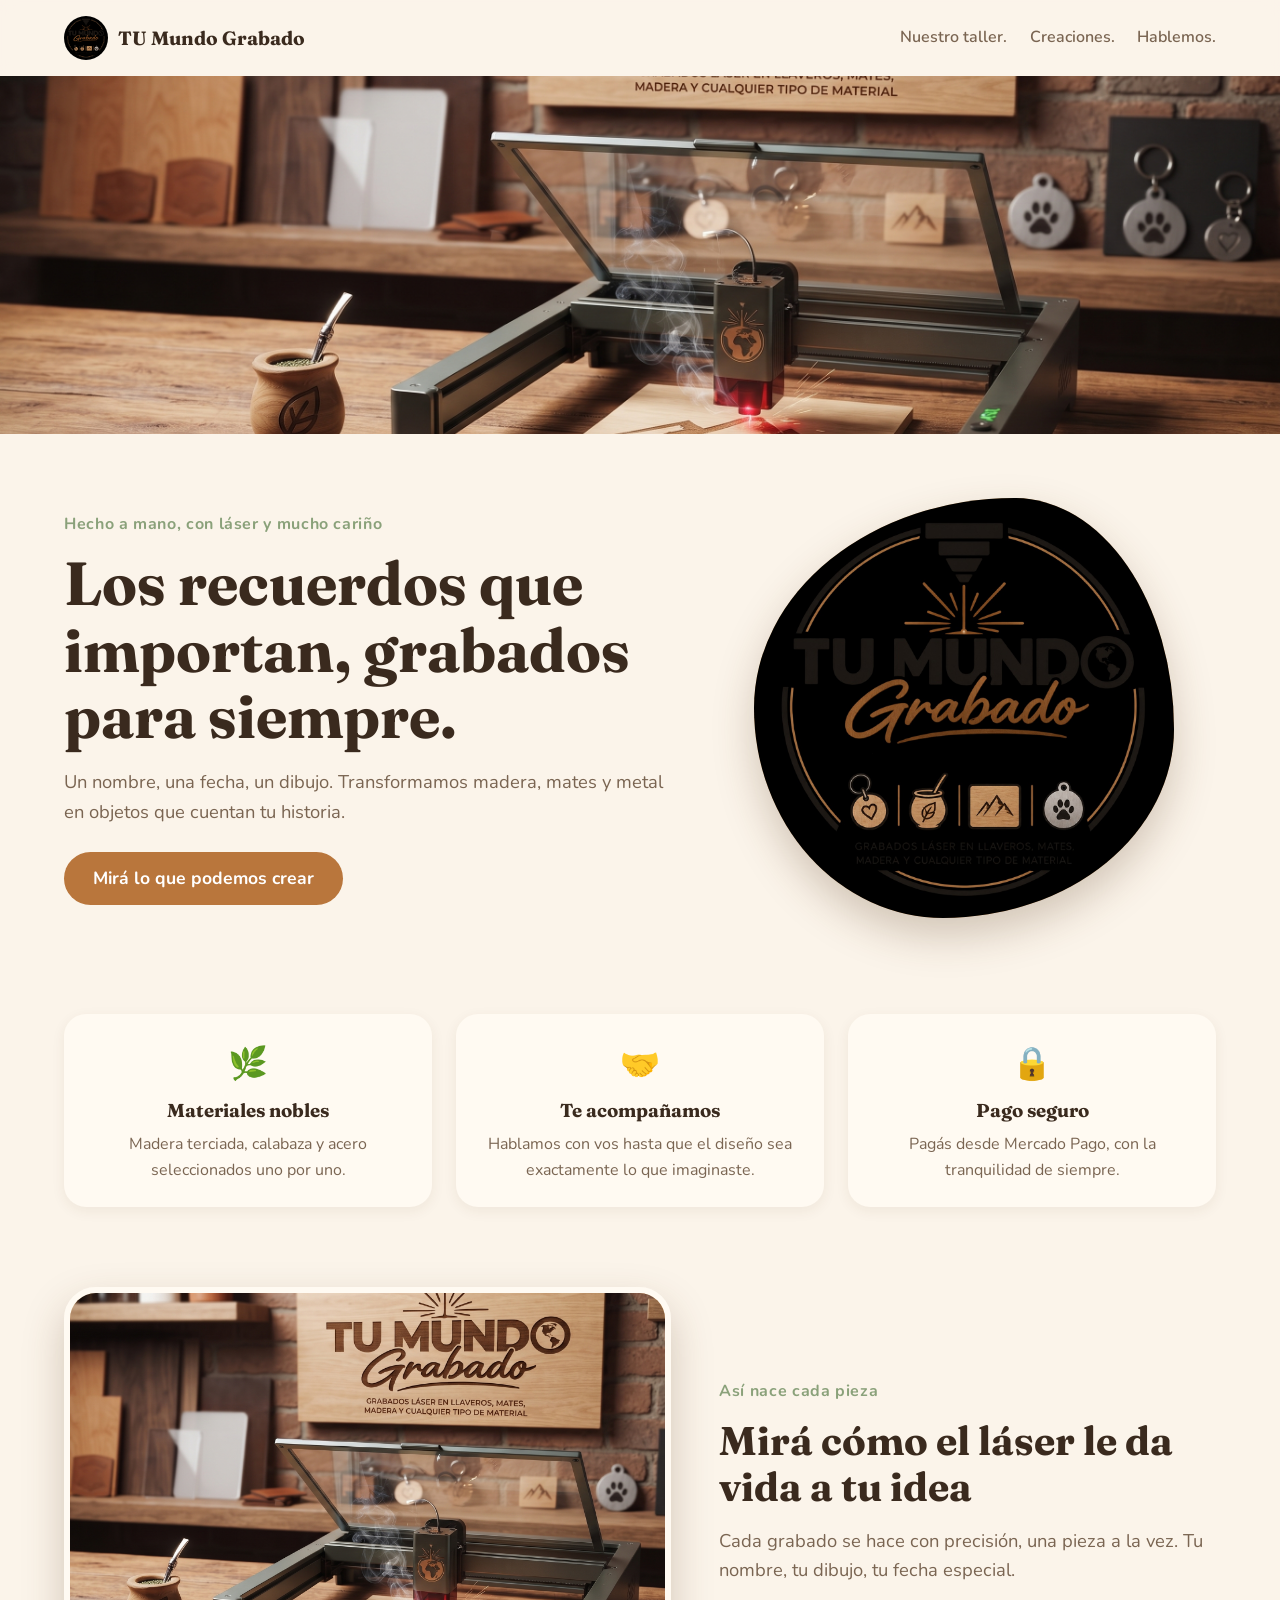
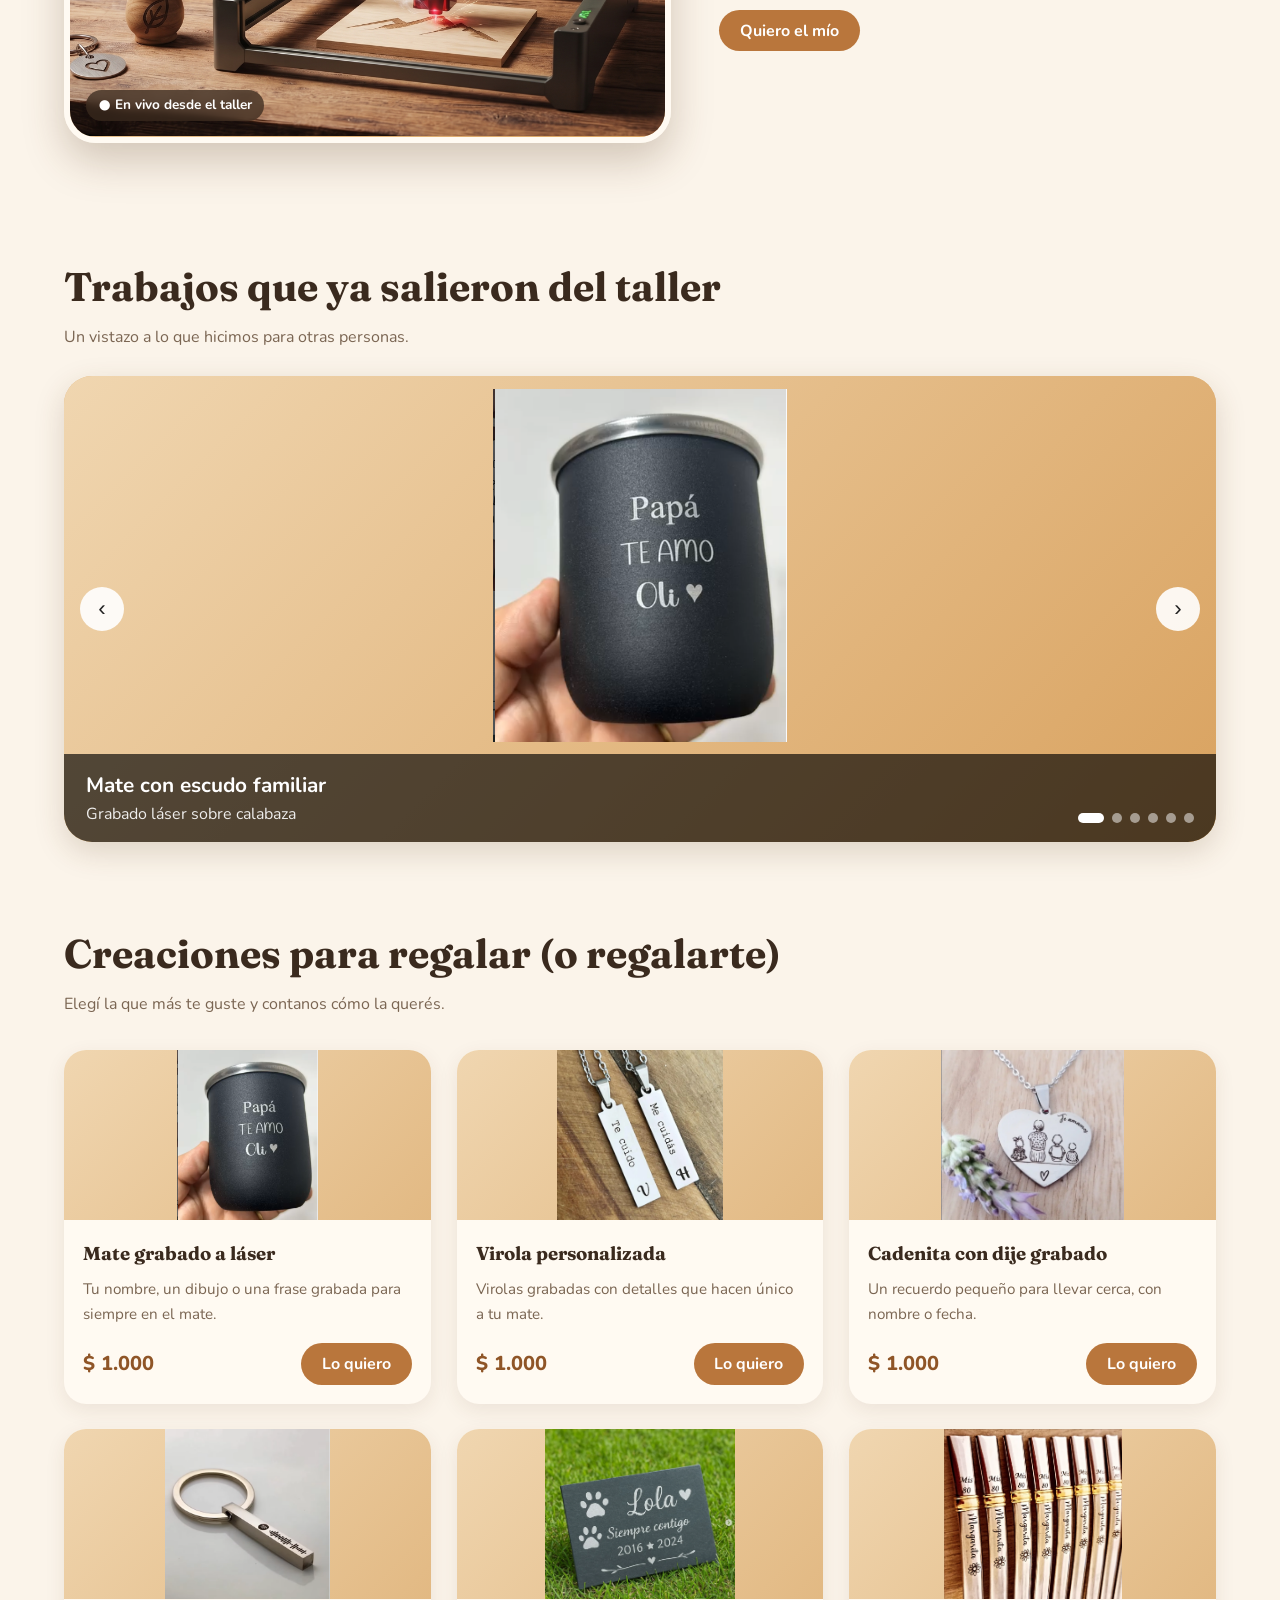
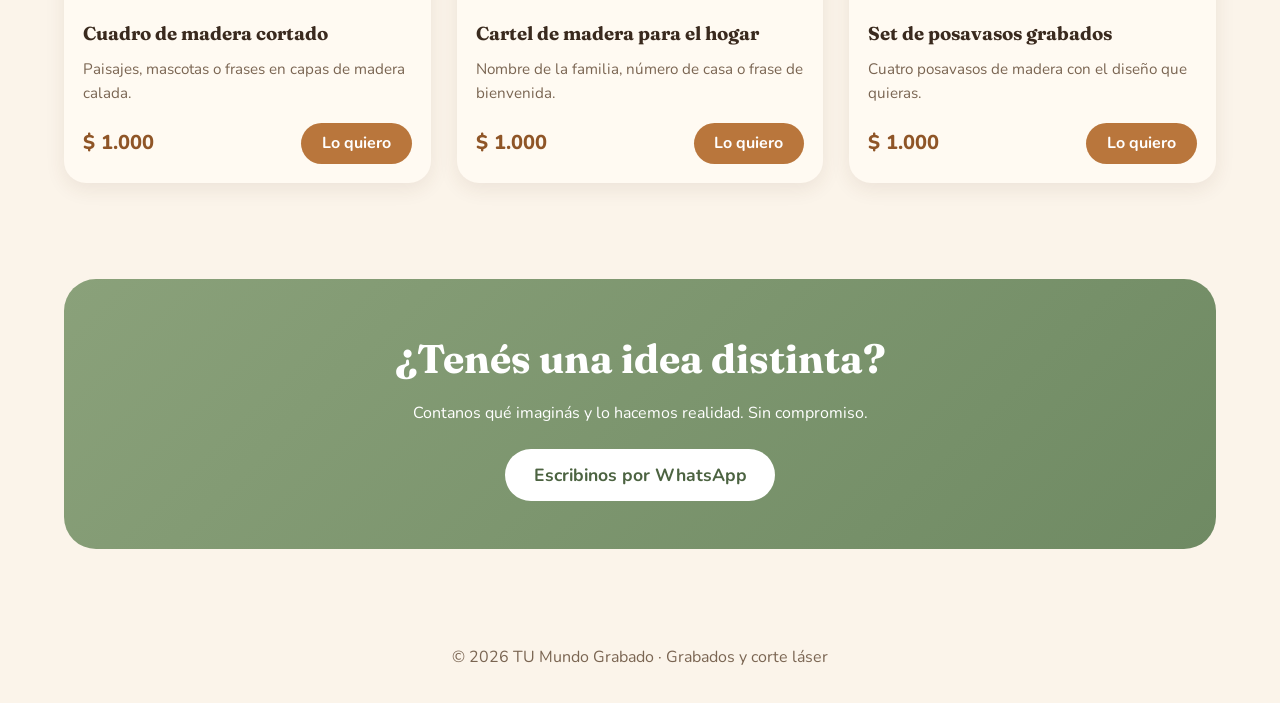
<file: index.html>
<!DOCTYPE html>
<html lang="es">
<head>
  <meta charset="UTF-8">
  <meta name="viewport" content="width=device-width, initial-scale=1">
  <title>TU Mundo Grabado</title>
  <meta name="description" content="Grabados y corte láser en madera, mates, virolas y cadenitas. Piezas hechas con cariño, a tu medida.">
  <link rel="preconnect" href="https://fonts.googleapis.com">
  <link rel="preconnect" href="https://fonts.gstatic.com" crossorigin>
  <link href="https://fonts.googleapis.com/css2?family=Fraunces:opsz,wght@9..144,500;9..144,700&family=Nunito:wght@400;600;700&display=swap" rel="stylesheet">
  <link rel="stylesheet" href="css/index.css">
  <link rel="stylesheet" href="css/carousel.css">
</head>
<body>
  <header class="top">
    <a class="brand" href="#"><img class="brand__logo" src="image/logo.jpg" alt="Logo"> <span data-brand></span></a>
    <nav>
      <a href="#nosotros">Nuestro taller.</a>
      <a href="#creaciones">Creaciones.</a>
      <a href="#contacto">Hablemos.</a>
    </nav>
  </header>

  <main>
    <div id="home">
      <div class="banner"><img src="image/horizontal.jpg" alt="Taller de corte y grabado láser"></div>
      <section class="hero">
        <div class="hero__text">
          <p class="eyebrow">Hecho a mano, con láser y mucho cariño</p>
          <h1>Los recuerdos que importan, grabados para siempre.</h1>
          <p class="lead">Un nombre, una fecha, un dibujo. Transformamos madera, mates y metal en objetos que cuentan tu historia.</p>
          <a class="btn btn--big" href="#creaciones">Mirá lo que podemos crear</a>
        </div>
        <div class="hero__art" aria-hidden="true">
          <div class="blob"><img src="image/logo.jpg" alt=""></div>
          
        </div>
      </section>

      <section id="nosotros" class="trust">
        <div class="reveal"><span>🌿</span><h3>Materiales nobles</h3><p>Madera terciada, calabaza y acero seleccionados uno por uno.</p></div>
        <div class="reveal"><span>🤝</span><h3>Te acompañamos</h3><p>Hablamos con vos hasta que el diseño sea exactamente lo que imaginaste.</p></div>
        <div class="reveal"><span>🔒</span><h3>Pago seguro</h3><p>Pagás desde Mercado Pago, con la tranquilidad de siempre.</p></div>
      </section>

      <section id="proceso" class="showcase">
        <div class="showcase__video reveal">
          <video id="laser-video" muted loop playsinline preload="metadata" poster="image/horizontal.jpg" aria-label="Láser grabando una pieza de madera">
            <source src="image/grabados%20laser.mp4" type="video/mp4">
          </video>
          <span class="showcase__tag">● En vivo desde el taller</span>
        </div>
        <div class="showcase__text reveal">
          <p class="eyebrow">Así nace cada pieza</p>
          <h2>Mirá cómo el láser le da vida a tu idea</h2>
          <p class="lead">Cada grabado se hace con precisión, una pieza a la vez. Tu nombre, tu dibujo, tu fecha especial.</p>
          <a class="btn" href="#creaciones">Quiero el mío</a>
        </div>
      </section>
      <section id="trabajos" class="works">
        <div class="works__head"><h2>Trabajos que ya salieron del taller</h2><p>Un vistazo a lo que hicimos para otras personas.</p></div>
        <div id="carousel" class="car" aria-roledescription="carrusel" aria-label="Trabajos realizados"></div>
      </section>
      <section id="creaciones" class="section">
        <h2>Creaciones para regalar (o regalarte)</h2>
        <p class="section__sub">Elegí la que más te guste y contanos cómo la querés.</p>
        <div id="grid" class="grid"></div>
      </section>

      <section id="contacto" class="cta reveal">
        <h2>¿Tenés una idea distinta?</h2>
        <p>Contanos qué imaginás y lo hacemos realidad. Sin compromiso.</p>
        <a class="btn btn--big" data-wa target="_blank" rel="noopener">Escribinos por WhatsApp</a>
      </section>
    </div>

    <section id="detail" class="detail" hidden>
      <a id="back" class="back" href="#creaciones">← Volver a las creaciones</a>
      <div class="detail__grid">
        <div class="detail__media" id="d-media" aria-hidden="true"></div>
        <div class="detail__info">
          <h1 id="d-title"></h1>
          <p id="d-desc" class="lead"></p>
          <p class="detail__price" id="d-price"></p>
          <label for="comment">Contanos cómo lo querés (texto, dibujo, tamaño…)</label>
          <textarea id="comment" rows="4" placeholder="Ej: Quiero el nombre «Lucía» con una flor al costado"></textarea>
          <div class="row">
            <div><label for="name">Tu nombre (opcional)</label><input id="name" autocomplete="name"></div>
            <div><label for="phone">Teléfono / WhatsApp</label><input id="phone" type="tel" autocomplete="tel" inputmode="tel"></div>
            <div><label for="email">Email (te enviamos el comprobante)</label><input id="email" type="email" autocomplete="email"></div>
          </div>
          <label for="ship-mode">Entrega</label>
          <select id="ship-mode"></select>
          <div id="ship-fields" hidden>
            <label for="ship-prov">Provincia</label>
            <select id="ship-prov"></select>
            <div class="row">
              <div><label for="ship-city">Localidad</label><input id="ship-city" autocomplete="address-level2"></div>
              <div><label for="ship-cp">Código postal</label><input id="ship-cp" inputmode="numeric" autocomplete="postal-code"></div>
            </div>
            <label for="ship-addr">Dirección (calle, número, piso)</label>
            <input id="ship-addr" autocomplete="street-address">
          </div>
          <p id="d-total" class="detail__total"></p>
          <button id="buy" class="btn btn--big" type="button">Comprar</button>
          <p id="d-status" class="status" role="status"></p>
          <p class="note">🔒 Pagás en Mercado Pago. Si tenés la app, se abre sola; si no, seguís desde la web.</p>
        </div>
      </div>
    </section>
  </main>

  <footer><p>© <span data-year></span> <span data-brand></span> · Grabados y corte láser</p></footer>

  <script src="js/config.js"></script>
  <script src="js/app.js"></script>
  <script>
    (function(){
      var v=document.getElementById('laser-video');
      if(!v||matchMedia('(prefers-reduced-motion:reduce)').matches){if(v)v.controls=true;return}
      new IntersectionObserver(function(e){e[0].isIntersecting?v.play().catch(function(){}):v.pause()},{threshold:.35}).observe(v);
    })();
  </script>
</body>
</html>
</file>
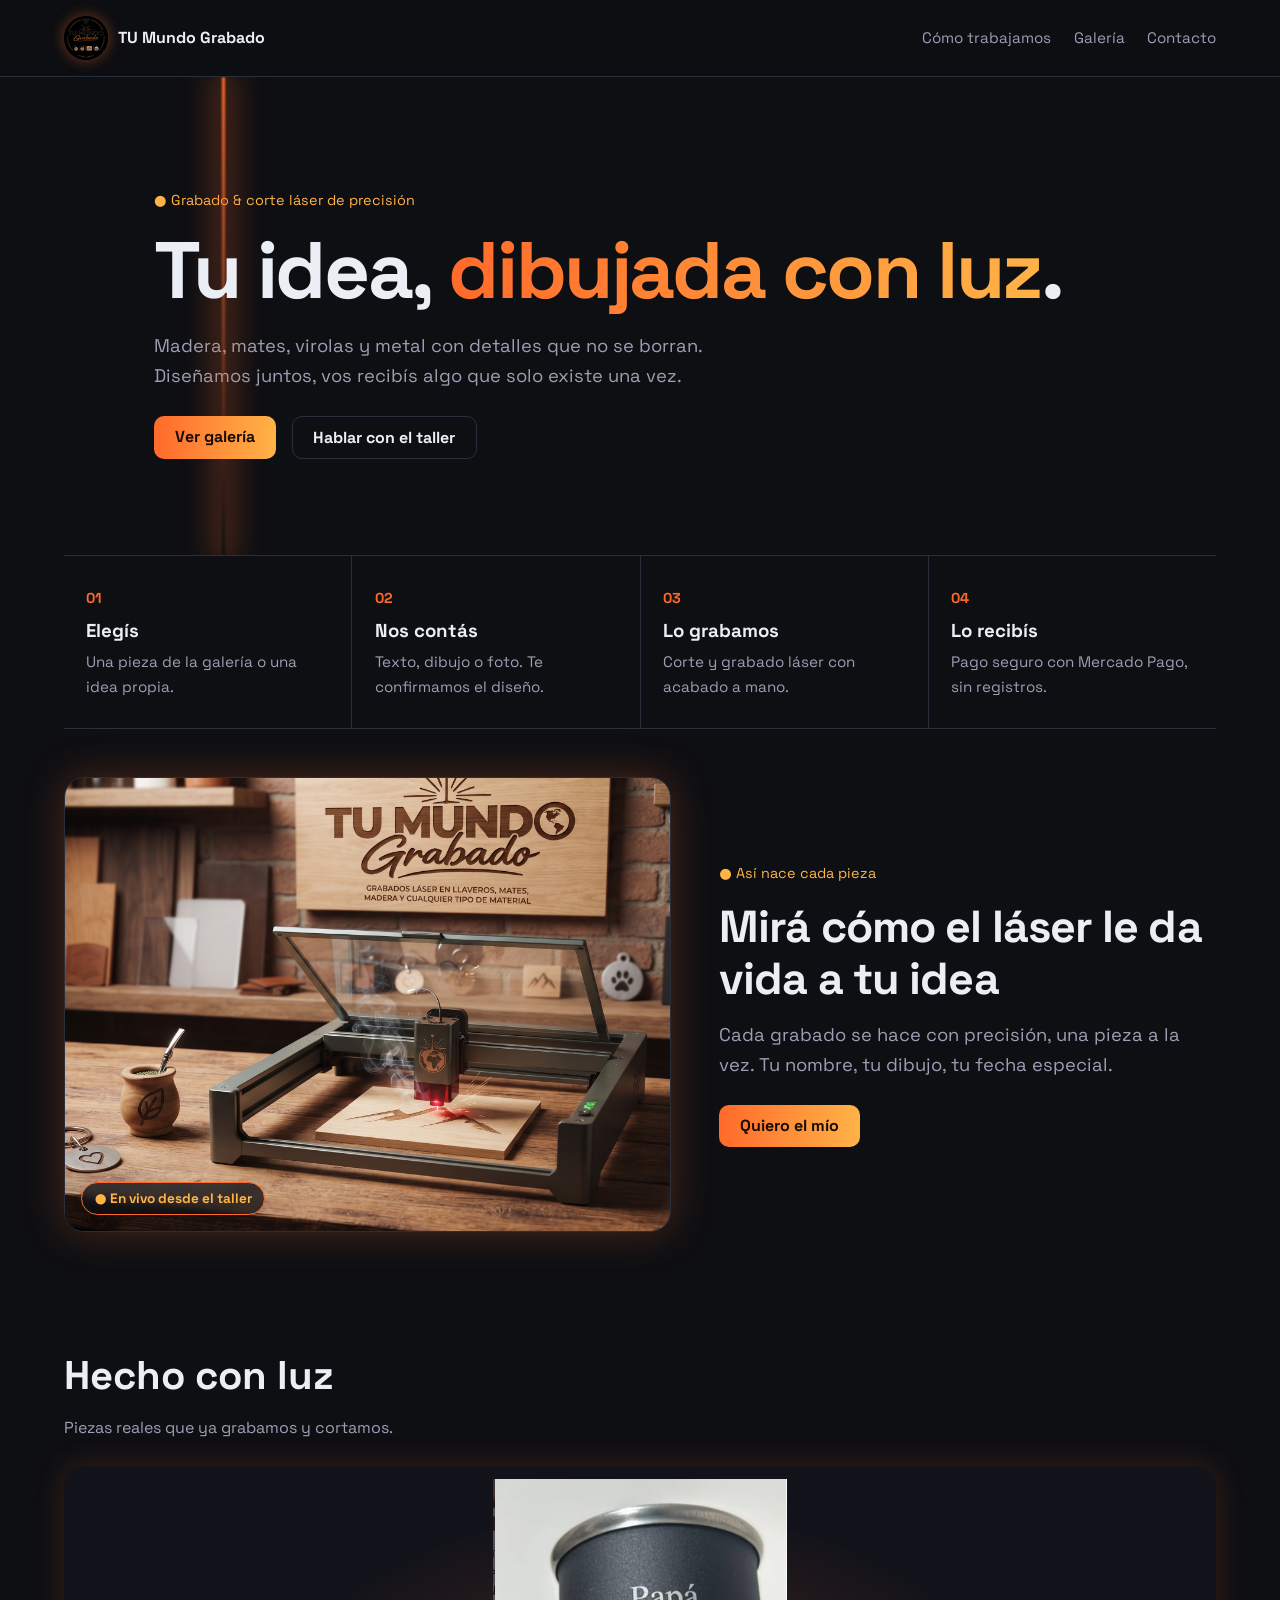
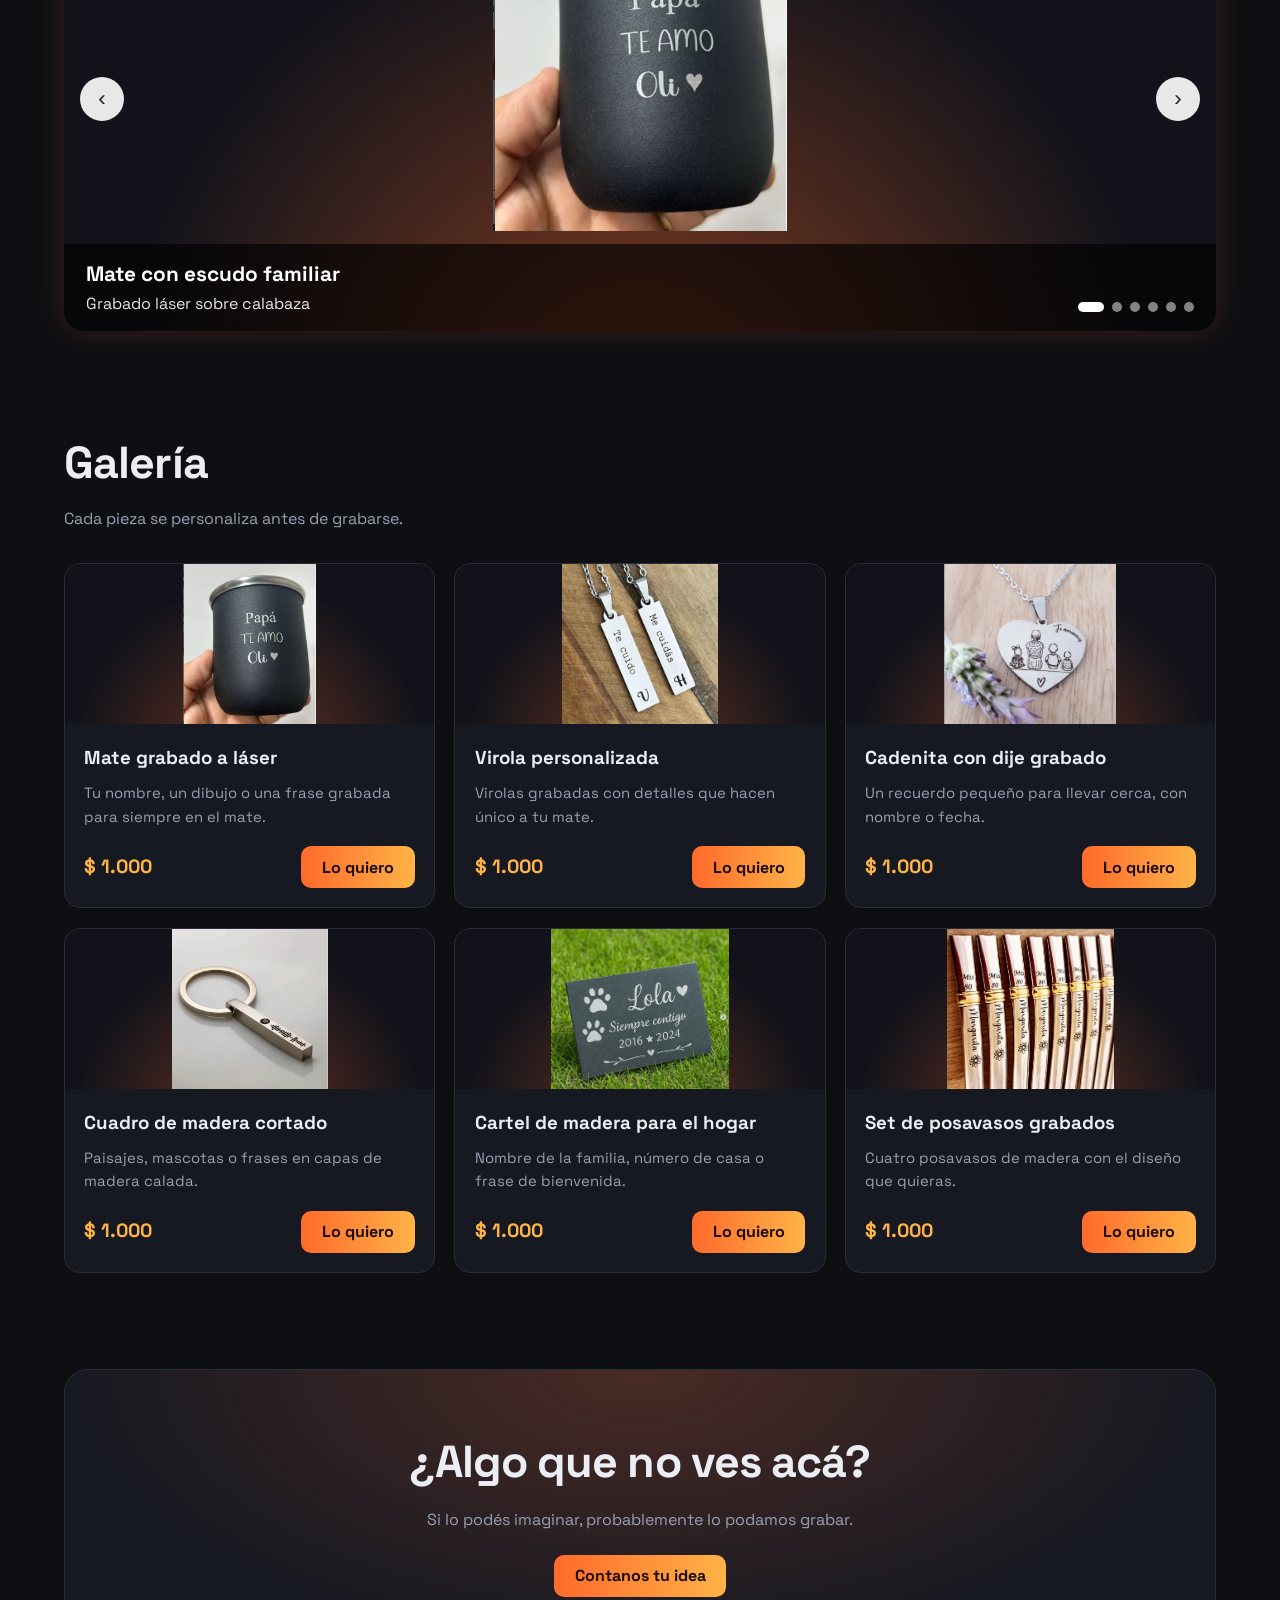
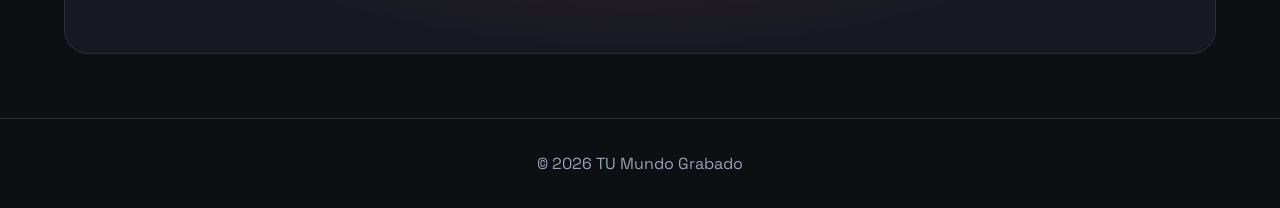
<file: prueba2.html>
<!DOCTYPE html>
<html lang="es">
<head>
  <meta charset="UTF-8">
  <meta name="viewport" content="width=device-width, initial-scale=1">
  <title>TU Mundo Grabado</title>
  <meta name="description" content="Donde la luz dibuja tus ideas: grabado y corte láser en madera, mates, virolas y más.">
  <link rel="preconnect" href="https://fonts.googleapis.com">
  <link rel="preconnect" href="https://fonts.gstatic.com" crossorigin>
  <link href="https://fonts.googleapis.com/css2?family=Space+Grotesk:wght@400;500;700&display=swap" rel="stylesheet">
  <link rel="stylesheet" href="css/prueba2.css">
  <link rel="stylesheet" href="css/carousel.css">
</head>
<body>
  <header class="top">
    <a class="brand" href="#"><img class="brand__logo" src="image/logo.jpg" alt="Logo"><span data-brand></span></a>
    <nav><a href="#nosotros">Cómo trabajamos</a><a href="#creaciones">Galería</a><a href="#contacto">Contacto</a></nav>
  </header>

  <main>
    <div id="home">
      <section class="hero">
        <div class="beam" aria-hidden="true"></div>
        <p class="tag">● Grabado & corte láser de precisión</p>
        <h1>Tu idea, <em>dibujada con luz</em>.</h1>
        <p class="lead">Madera, mates, virolas y metal con detalles que no se borran. Diseñamos juntos, vos recibís algo que solo existe una vez.</p>
        <div class="hero__cta">
          <a class="btn" href="#creaciones">Ver galería</a>
          <a class="btn btn--ghost" data-wa target="_blank" rel="noopener">Hablar con el taller</a>
        </div>
      </section>

      <section id="nosotros" class="steps">
        <div class="reveal"><b>01</b><h3>Elegís</h3><p>Una pieza de la galería o una idea propia.</p></div>
        <div class="reveal"><b>02</b><h3>Nos contás</h3><p>Texto, dibujo o foto. Te confirmamos el diseño.</p></div>
        <div class="reveal"><b>03</b><h3>Lo grabamos</h3><p>Corte y grabado láser con acabado a mano.</p></div>
        <div class="reveal"><b>04</b><h3>Lo recibís</h3><p>Pago seguro con Mercado Pago, sin registros.</p></div>
      </section>

      <section id="proceso" class="showcase">
        <div class="showcase__video reveal">
          <video id="laser-video" muted loop playsinline preload="metadata" poster="image/horizontal.jpg" aria-label="Láser grabando una pieza de madera">
            <source src="image/grabados%20laser.mp4" type="video/mp4">
          </video>
          <span class="showcase__tag">● En vivo desde el taller</span>
        </div>
        <div class="showcase__text reveal">
          <p class="tag">● Así nace cada pieza</p>
          <h2>Mirá cómo el láser le da vida a tu idea</h2>
          <p class="lead">Cada grabado se hace con precisión, una pieza a la vez. Tu nombre, tu dibujo, tu fecha especial.</p>
          <a class="btn" href="#creaciones">Quiero el mío</a>
        </div>
      </section>
      <section id="trabajos" class="works">
        <div class="works__head"><h2>Hecho con luz</h2><p>Piezas reales que ya grabamos y cortamos.</p></div>
        <div id="carousel" class="car" aria-roledescription="carrusel" aria-label="Trabajos realizados"></div>
      </section>
      <section id="creaciones" class="section">
        <h2>Galería</h2>
        <p class="section__sub">Cada pieza se personaliza antes de grabarse.</p>
        <div id="grid" class="grid"></div>
      </section>

      <section id="contacto" class="cta reveal">
        <h2>¿Algo que no ves acá?</h2>
        <p>Si lo podés imaginar, probablemente lo podamos grabar.</p>
        <a class="btn" data-wa target="_blank" rel="noopener">Contanos tu idea</a>
      </section>
    </div>

    <section id="detail" class="detail" hidden>
      <a id="back" class="back" href="#creaciones">← Galería</a>
      <div class="detail__grid">
        <div class="detail__media" id="d-media" aria-hidden="true"></div>
        <div class="detail__info">
          <h1 id="d-title"></h1>
          <p id="d-desc" class="lead"></p>
          <p class="detail__price" id="d-price"></p>
          <label for="comment">Tu personalización</label>
          <textarea id="comment" rows="4" placeholder="Texto, tipografía, tamaño, referencia de dibujo…"></textarea>
          <div class="row">
            <div><label for="name">Nombre (opcional)</label><input id="name" autocomplete="name"></div>
            <div><label for="phone">Teléfono / WhatsApp</label><input id="phone" type="tel" autocomplete="tel" inputmode="tel"></div>
            <div><label for="email">Email (te enviamos el comprobante)</label><input id="email" type="email" autocomplete="email"></div>
          </div>
          <button id="buy" class="btn" type="button">Comprar</button>
          <p id="d-status" class="status" role="status"></p>
          <p class="note">🔒 Pago protegido por Mercado Pago. En celular se abre la app; si no la tenés, continuás en la web.</p>
        </div>
      </div>
    </section>
  </main>

  <footer><p>© <span data-year></span> <span data-brand></span></p></footer>

  <script src="js/config.js"></script>
  <script src="js/app.js"></script>
  <script>
    (function(){
      var v=document.getElementById('laser-video');
      if(!v||matchMedia('(prefers-reduced-motion:reduce)').matches){if(v)v.controls=true;return}
      new IntersectionObserver(function(e){e[0].isIntersecting?v.play().catch(function(){}):v.pause()},{threshold:.35}).observe(v);
    })();
  </script>
</body>
</html>
</file>
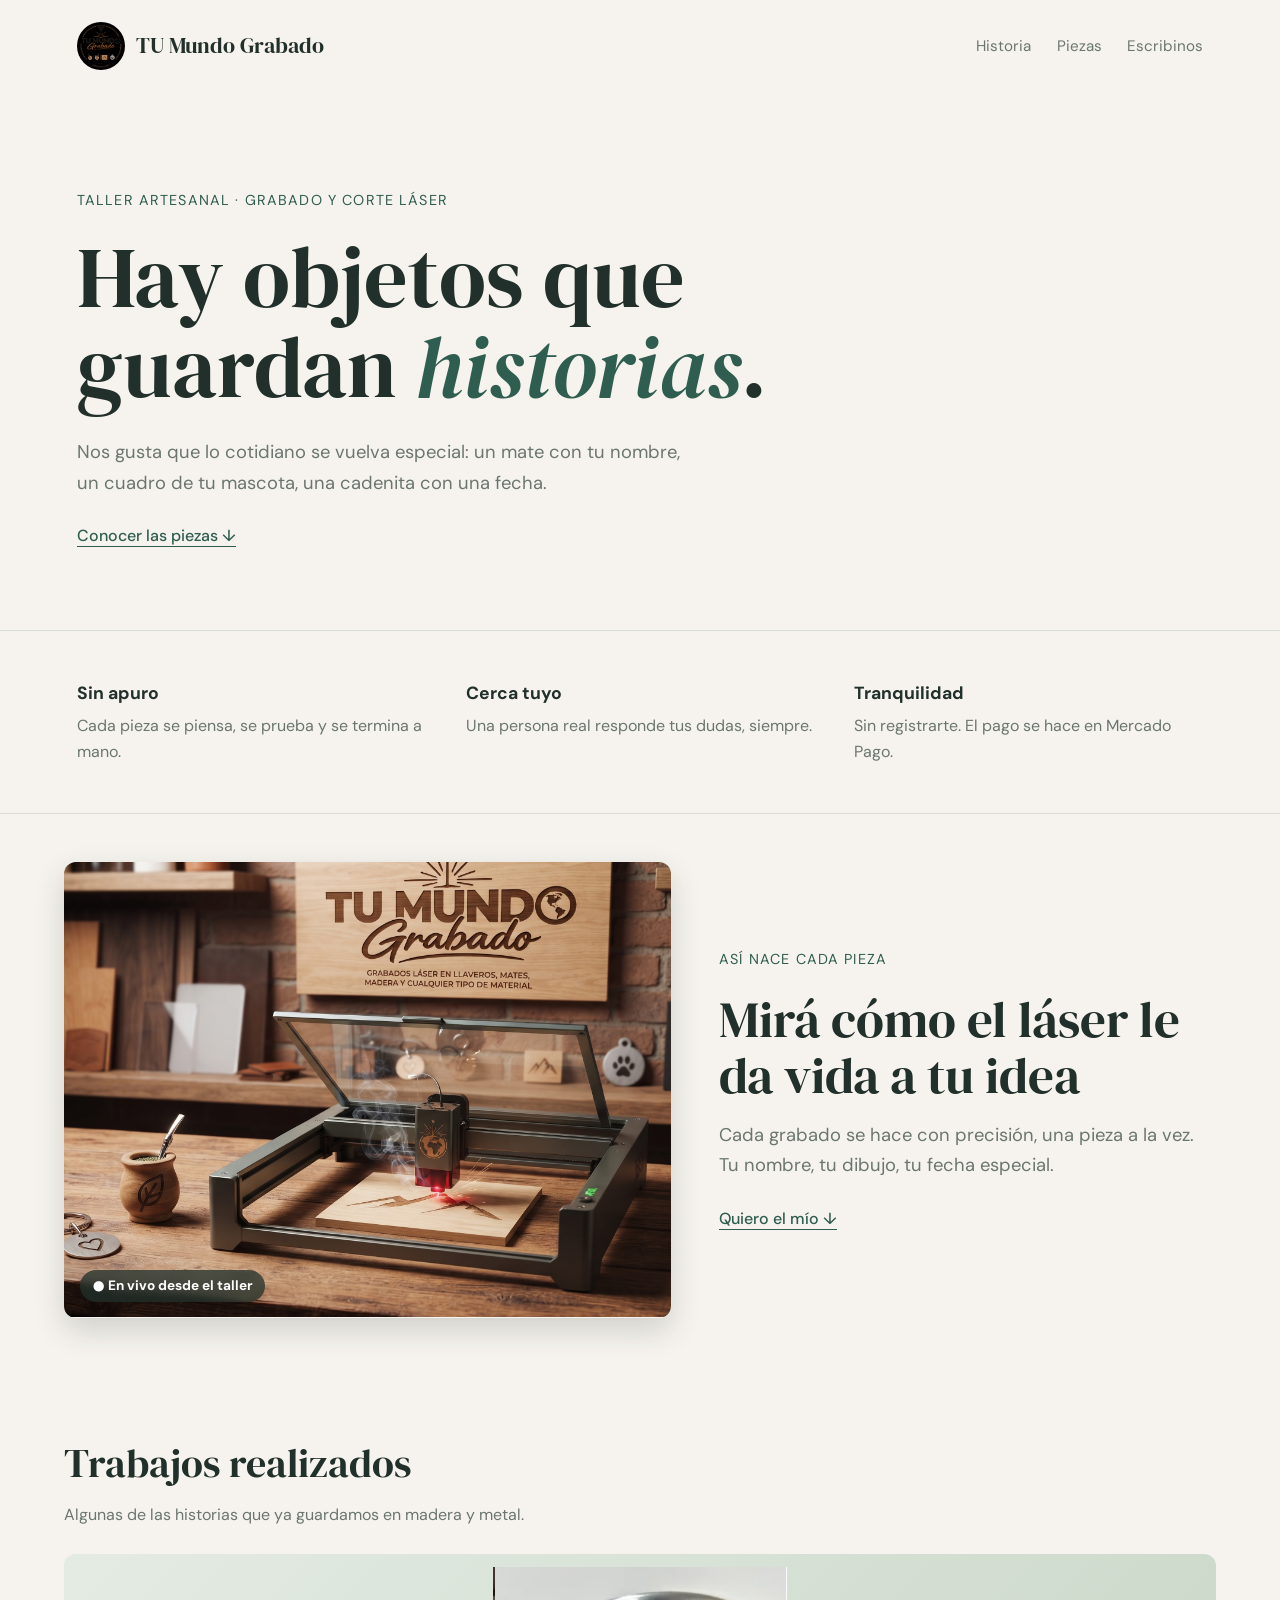
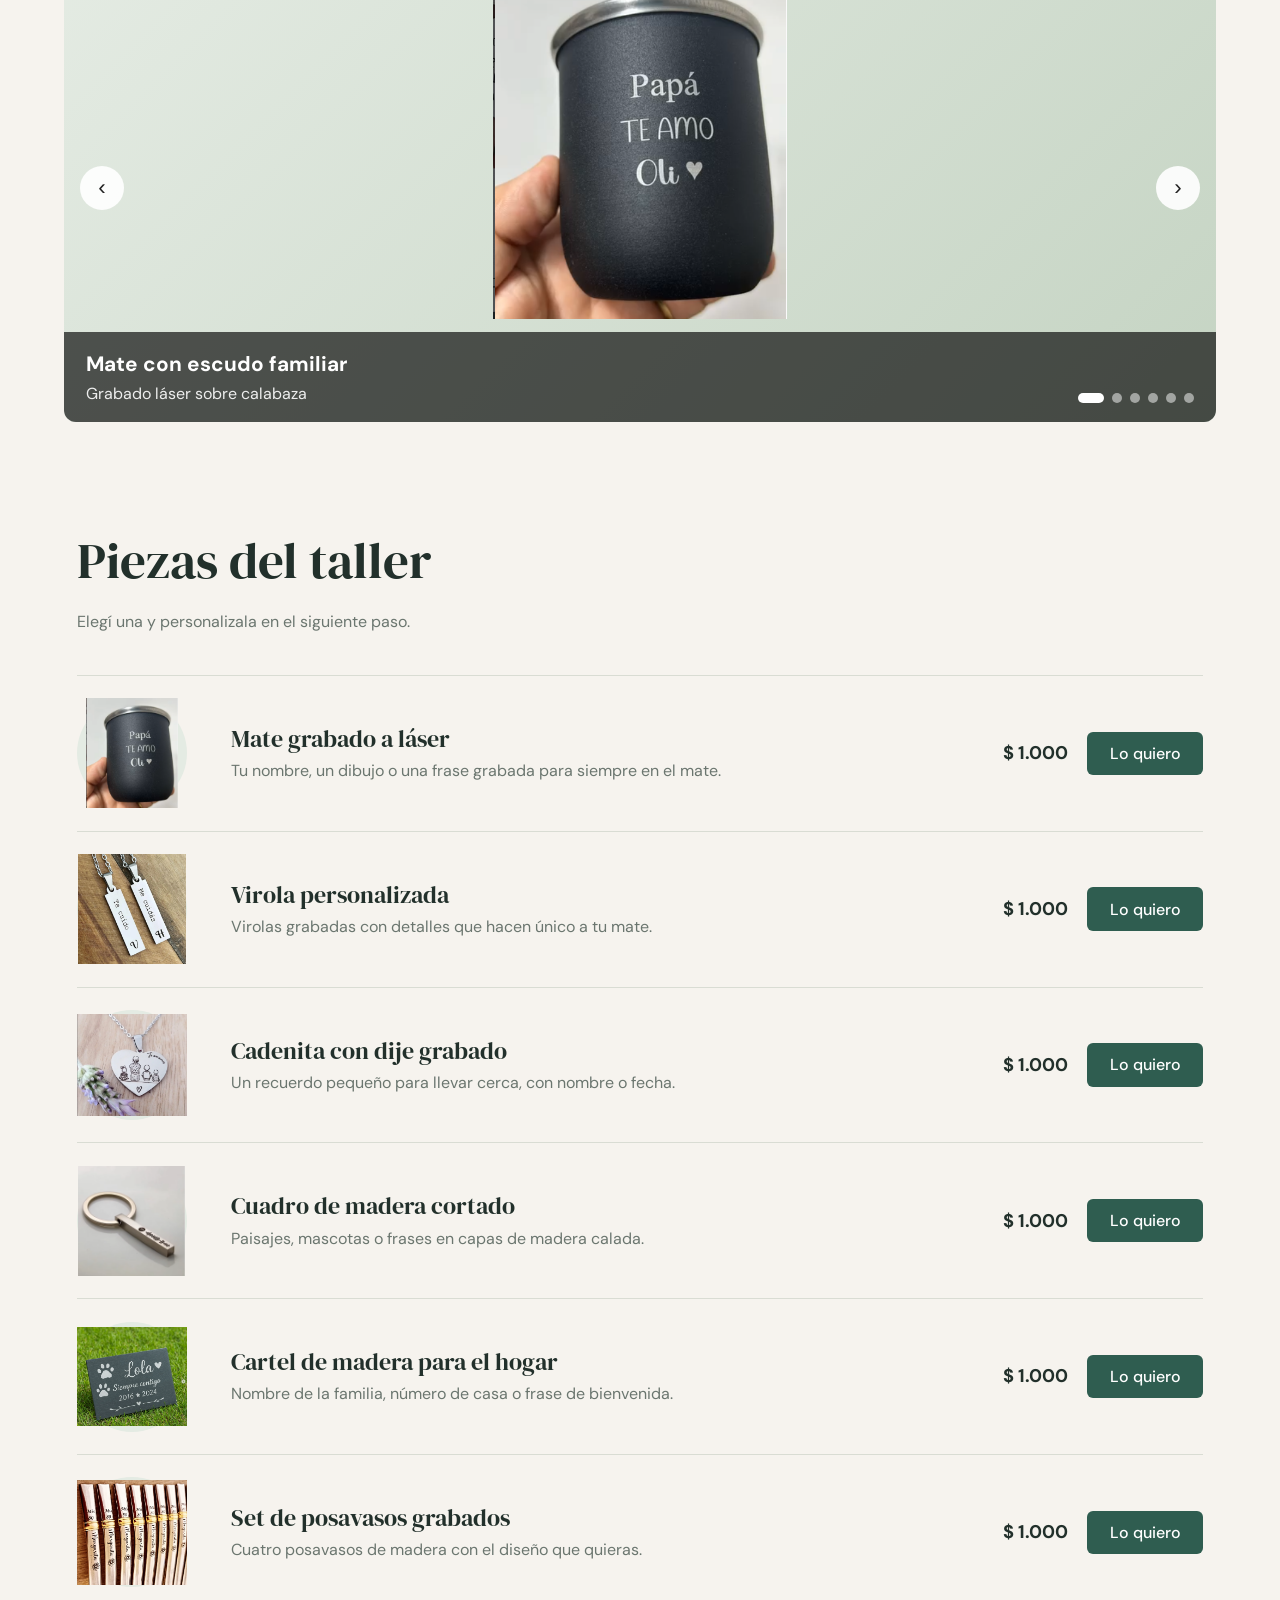
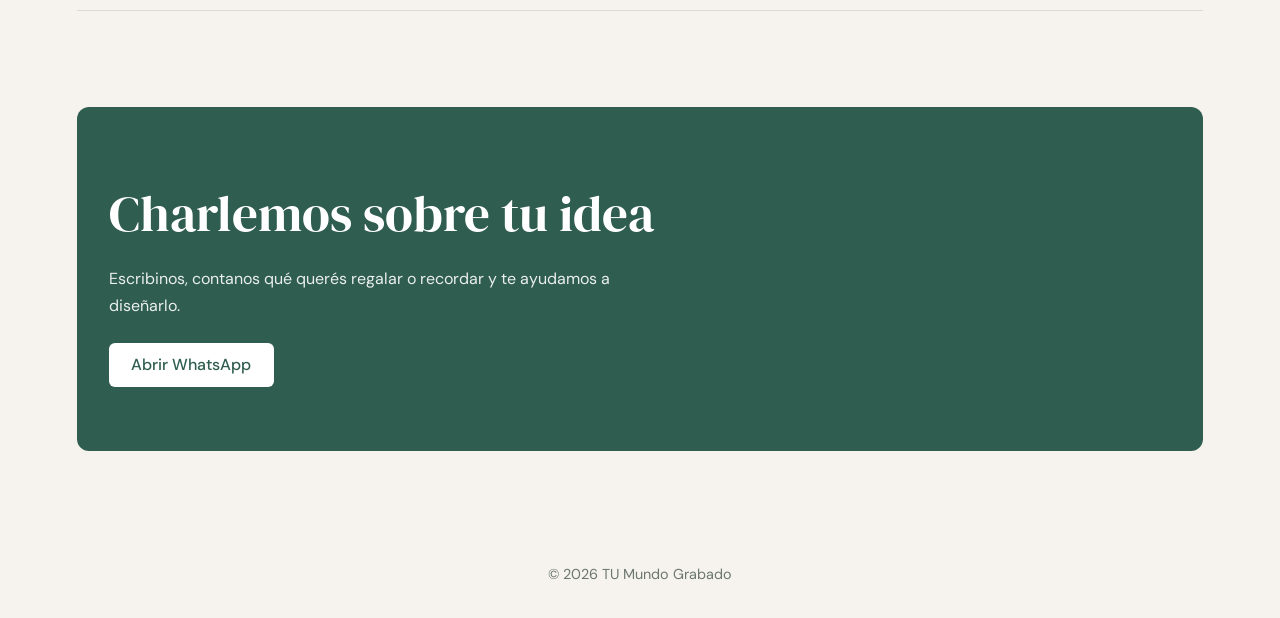
<file: prueba3.html>
<!DOCTYPE html>
<html lang="es">
<head>
  <meta charset="UTF-8">
  <meta name="viewport" content="width=device-width, initial-scale=1">
  <title>TU Mundo Grabado</title>
  <meta name="description" content="Objetos de madera y metal grabados con tu historia. Un taller cercano, sin apuro y a tu medida.">
  <link rel="preconnect" href="https://fonts.googleapis.com">
  <link rel="preconnect" href="https://fonts.gstatic.com" crossorigin>
  <link href="https://fonts.googleapis.com/css2?family=DM+Serif+Display&family=DM+Sans:wght@400;500;700&display=swap" rel="stylesheet">
  <link rel="stylesheet" href="css/prueba3.css">
  <link rel="stylesheet" href="css/carousel.css">
</head>
<body>
  <header class="top">
    <a class="brand" href="#"><img class="brand__logo" src="image/logo.jpg" alt="Logo"><span data-brand></span></a>
    <nav><a href="#nosotros">Historia</a><a href="#creaciones">Piezas</a><a href="#contacto">Escribinos</a></nav>
  </header>

  <main>
    <div id="home">
      <section class="hero">
        <p class="eyebrow">Taller artesanal · Grabado y corte láser</p>
        <h1>Hay objetos que guardan <em>historias</em>.</h1>
        <p class="lead">Nos gusta que lo cotidiano se vuelva especial: un mate con tu nombre, un cuadro de tu mascota, una cadenita con una fecha.</p>
        <a class="link" href="#creaciones">Conocer las piezas ↓</a>
      </section>

      <section id="nosotros" class="story">
        <div class="reveal"><h3>Sin apuro</h3><p>Cada pieza se piensa, se prueba y se termina a mano.</p></div>
        <div class="reveal"><h3>Cerca tuyo</h3><p>Una persona real responde tus dudas, siempre.</p></div>
        <div class="reveal"><h3>Tranquilidad</h3><p>Sin registrarte. El pago se hace en Mercado Pago.</p></div>
      </section>

      <section id="proceso" class="showcase">
        <div class="showcase__video reveal">
          <video id="laser-video" muted loop playsinline preload="metadata" poster="image/horizontal.jpg" aria-label="Láser grabando una pieza de madera">
            <source src="image/grabados%20laser.mp4" type="video/mp4">
          </video>
          <span class="showcase__tag">● En vivo desde el taller</span>
        </div>
        <div class="showcase__text reveal">
          <p class="eyebrow">Así nace cada pieza</p>
          <h2>Mirá cómo el láser le da vida a tu idea</h2>
          <p class="lead">Cada grabado se hace con precisión, una pieza a la vez. Tu nombre, tu dibujo, tu fecha especial.</p>
          <a class="link" href="#creaciones">Quiero el mío ↓</a>
        </div>
      </section>
      <section id="trabajos" class="works">
        <div class="works__head"><h2>Trabajos realizados</h2><p>Algunas de las historias que ya guardamos en madera y metal.</p></div>
        <div id="carousel" class="car" aria-roledescription="carrusel" aria-label="Trabajos realizados"></div>
      </section>
      <section id="creaciones" class="section">
        <h2>Piezas del taller</h2>
        <p class="section__sub">Elegí una y personalizala en el siguiente paso.</p>
        <div id="grid" class="grid"></div>
      </section>

      <section id="contacto" class="cta reveal">
        <h2>Charlemos sobre tu idea</h2>
        <p>Escribinos, contanos qué querés regalar o recordar y te ayudamos a diseñarlo.</p>
        <a class="btn" data-wa target="_blank" rel="noopener">Abrir WhatsApp</a>
      </section>
    </div>

    <section id="detail" class="detail" hidden>
      <a id="back" class="link" href="#creaciones">← Volver a las piezas</a>
      <div class="detail__grid">
        <div class="detail__media" id="d-media" aria-hidden="true"></div>
        <div class="detail__info">
          <h1 id="d-title"></h1>
          <p id="d-desc" class="lead"></p>
          <p class="detail__price" id="d-price"></p>
          <label for="comment">¿Querés agregar algo?</label>
          <textarea id="comment" rows="4" placeholder="Un nombre, una frase, un dibujo, un tamaño…"></textarea>
          <div class="row">
            <div><label for="name">Tu nombre (opcional)</label><input id="name" autocomplete="name"></div>
            <div><label for="phone">Teléfono / WhatsApp</label><input id="phone" type="tel" autocomplete="tel" inputmode="tel"></div>
            <div><label for="email">Email (te enviamos el comprobante)</label><input id="email" type="email" autocomplete="email"></div>
          </div>
          <button id="buy" class="btn" type="button">Comprar</button>
          <p id="d-status" class="status" role="status"></p>
          <p class="note">Pagás con Mercado Pago: en el celular se abre la app y, si no la tenés, seguís desde la web.</p>
        </div>
      </div>
    </section>
  </main>

  <footer><p>© <span data-year></span> <span data-brand></span></p></footer>

  <script src="js/config.js"></script>
  <script src="js/app.js"></script>
  <script>
    (function(){
      var v=document.getElementById('laser-video');
      if(!v||matchMedia('(prefers-reduced-motion:reduce)').matches){if(v)v.controls=true;return}
      new IntersectionObserver(function(e){e[0].isIntersecting?v.play().catch(function(){}):v.pause()},{threshold:.35}).observe(v);
    })();
  </script>
</body>
</html>
</file>
<file: css/index.css>
:root{--car-bg:#e2b983;--car-ink:#3a2a1e;--car-muted:#7a6552;--car-radius:28px;--car-shadow:0 10px 30px rgba(90,60,30,.18);--car-grad:linear-gradient(135deg,#f0d6b0,#d9a25f)}
:root{--bg:#fbf4ea;--ink:#3a2a1e;--muted:#7a6552;--wood:#b9763c;--wood-d:#8f5527;--cream:#fffaf2;--sage:#8aa17a;--r:22px}
*{box-sizing:border-box;margin:0}
html{scroll-behavior:smooth}
body{font-family:Nunito,system-ui,sans-serif;background:var(--bg);color:var(--ink);line-height:1.6}
h1,h2,h3,.brand{font-family:Fraunces,Georgia,serif}
[hidden]{display:none!important}
a{color:inherit}

.top{display:flex;justify-content:space-between;align-items:center;gap:1rem;padding:1rem 5vw;position:sticky;top:0;background:rgba(251,244,234,.92);backdrop-filter:blur(8px);z-index:10}
.brand{font-weight:700;font-size:1.2rem;text-decoration:none}
.brand{display:flex;align-items:center;gap:.6rem}
.brand__logo{height:44px;width:44px;object-fit:cover;border-radius:50%}
.banner img{display:block;width:100%;height:clamp(160px,28vw,380px);object-fit:cover}
.top nav{display:flex;gap:1.4rem}
.top nav a{text-decoration:none;font-weight:600;color:var(--muted)}
.top nav a:hover{color:var(--wood-d)}

.btn{display:inline-block;background:var(--wood);color:#fff;border:0;border-radius:999px;padding:.6rem 1.3rem;font:700 1rem Nunito,sans-serif;text-decoration:none;cursor:pointer;transition:transform .2s,background .2s,box-shadow .2s}
.btn:hover{background:var(--wood-d);transform:translateY(-2px);box-shadow:0 8px 18px rgba(143,85,39,.3)}
.btn:disabled{opacity:.6;cursor:wait;transform:none}
.btn--big{padding:.9rem 1.8rem;font-size:1.1rem}

.hero{display:grid;grid-template-columns:1.1fr .9fr;align-items:center;gap:2rem;padding:4rem 5vw}
.eyebrow{color:var(--sage);font-weight:700;letter-spacing:.04em;margin-bottom:.8rem}
.hero h1{font-size:clamp(2.2rem,5vw,3.8rem);line-height:1.1;margin-bottom:1rem}
.lead{font-size:1.15rem;color:var(--muted);margin-bottom:1.6rem}
.hero__art{position:relative;aspect-ratio:1;max-width:420px;justify-self:center;width:100%}
.blob{position:absolute;inset:0;background:linear-gradient(135deg,#e7b97f,#c98a4b);border-radius:62% 38% 55% 45%/50% 55% 45% 50%;animation:morph 9s ease-in-out infinite;overflow:hidden;box-shadow:0 18px 40px rgba(90,60,30,.25)}
.blob img{width:100%;height:100%;object-fit:cover;display:block}
@keyframes morph{50%{border-radius:40% 60% 45% 55%/55% 40% 60% 45%;transform:rotate(6deg)}}
.hero__emoji{position:absolute;font-size:4.5rem;filter:drop-shadow(0 8px 10px rgba(0,0,0,.2));animation:float 5s ease-in-out infinite}
.e1{top:12%;left:14%}.e2{top:40%;right:8%;animation-delay:1s}.e3{bottom:10%;left:30%;animation-delay:2s}
@keyframes float{50%{transform:translateY(-12px)}}

.trust{display:grid;grid-template-columns:repeat(auto-fit,minmax(220px,1fr));gap:1.5rem;padding:2rem 5vw}
.trust div{background:var(--cream);border-radius:var(--r);padding:1.5rem;text-align:center;box-shadow:0 4px 14px rgba(90,60,30,.07)}
.trust span{font-size:2rem}
.trust h3{margin:.4rem 0}
.trust p{color:var(--muted)}

.section{padding:4rem 5vw}
.section h2,.cta h2{font-size:clamp(1.7rem,3.5vw,2.5rem)}
.section__sub{color:var(--muted);margin:.4rem 0 2rem}
.grid{display:grid;grid-template-columns:repeat(auto-fill,minmax(270px,1fr));gap:1.6rem}
.card{background:var(--cream);border-radius:var(--r);overflow:hidden;box-shadow:0 6px 20px rgba(90,60,30,.09);transition:transform .25s,box-shadow .25s;display:flex;flex-direction:column}
.card:hover{transform:translateY(-6px);box-shadow:0 14px 30px rgba(90,60,30,.16)}
.card__media{height:170px;display:grid;place-items:center;background:linear-gradient(135deg,#f0d6b0,#e2b983);font-size:4.2rem}
.card__body{padding:1.2rem;display:flex;flex-direction:column;gap:.5rem;flex:1}
.card__body p{color:var(--muted);font-size:.95rem;flex:1}
.card__foot{display:flex;justify-content:space-between;align-items:center;margin-top:.6rem}
.price{font-weight:800;font-size:1.25rem;color:var(--wood-d)}

.cta{margin:2rem 5vw 4rem;padding:3rem 1.5rem;text-align:center;background:linear-gradient(135deg,var(--sage),#6f8a63);color:#fff;border-radius:32px}
.cta p{margin:.6rem 0 1.4rem}
.cta .btn{background:#fff;color:#4c6341}

.detail{padding:2rem 5vw 4rem;max-width:1100px;margin:auto}
.back{display:inline-block;margin-bottom:1.5rem;font-weight:700;color:var(--wood-d);text-decoration:none}
.detail__grid{display:grid;grid-template-columns:1fr 1.1fr;gap:2.5rem}
.detail__media{aspect-ratio:1;display:grid;place-items:center;font-size:9rem;border-radius:32px;background:linear-gradient(135deg,#f0d6b0,#e2b983)}
.detail__info h1{font-size:clamp(1.8rem,4vw,2.6rem);line-height:1.15;margin-bottom:.6rem}
.detail__price{font-size:2rem;font-weight:800;color:var(--wood-d);margin:.4rem 0 1.2rem}
label{display:block;font-weight:700;margin:1rem 0 .3rem}
textarea,input{width:100%;padding:.7rem .9rem;border:2px solid #e6d3bb;border-radius:14px;background:#fff;font:inherit;color:var(--ink)}
select{width:100%;padding:.7rem .9rem;border:2px solid #e6d3bb;border-radius:14px;background:#fff;font:inherit;color:var(--ink)}
select:focus{outline:0;border-color:var(--wood)}
.detail__total{margin:1rem 0;font-weight:700;color:var(--wood-d)}
textarea:focus,input:focus{outline:0;border-color:var(--wood)}
.row{display:grid;grid-template-columns:1fr 1fr;gap:1rem}
#buy{margin-top:1.4rem;width:100%}
.status{min-height:1.4em;margin-top:.7rem;font-weight:600;color:var(--sage)}
.status.is-error{color:#b3412e}
.note{color:var(--muted);font-size:.9rem;margin-top:.6rem}

footer{text-align:center;padding:2rem;color:var(--muted)}
.reveal,.card{opacity:0;transform:translateY(24px);transition:opacity .6s calc(var(--i,0)*70ms),transform .6s calc(var(--i,0)*70ms)}
.reveal.in,.card.in{opacity:1;transform:none}
.card.in:hover{transform:translateY(-6px)}

@media(max-width:800px){
  .hero,.detail__grid,.row{grid-template-columns:1fr}
  .hero{padding-top:2rem}.hero__art{max-width:180px;order:-1;margin-bottom:.5rem}.hero__emoji{font-size:3rem}
  .top nav a:first-child{display:none}
  .detail__media{font-size:6rem;aspect-ratio:16/10}
}
@media(prefers-reduced-motion:reduce){*{animation:none!important;transition:none!important}.reveal,.card{opacity:1;transform:none}}

.showcase{display:grid;grid-template-columns:1.1fr .9fr;align-items:center;gap:3rem;padding:3rem 5vw}
.showcase__video{position:relative;border-radius:32px;overflow:hidden;box-shadow:0 18px 40px rgba(90,60,30,.25);background:linear-gradient(135deg,#f0d6b0,#d9a25f);aspect-ratio:4/3;border:6px solid var(--cream)}
.showcase__video video{display:block;width:100%;height:100%;object-fit:cover}
.showcase__tag{position:absolute;left:1rem;bottom:1rem;background:rgba(58,42,30,.75);color:#fff;font-size:.85rem;font-weight:700;padding:.3rem .8rem;border-radius:999px;backdrop-filter:blur(4px)}
.showcase__text h2{font-size:clamp(1.7rem,3.5vw,2.5rem);line-height:1.15;margin-bottom:1rem}
@media(max-width:800px){.showcase{grid-template-columns:1fr;gap:1.5rem;padding:2rem 5vw}.showcase__video{aspect-ratio:16/10}}
</file>
<file: css/carousel.css>
﻿.works{padding:4rem 5vw 1rem}
.works__head h2{font-size:clamp(1.7rem,3.5vw,2.5rem)}
.works__head p{color:var(--car-muted);margin:.4rem 0 1.6rem}
.car{position:relative;overflow:hidden;border-radius:var(--car-radius);background:var(--car-bg);box-shadow:var(--car-shadow)}
.car__track{display:flex;transition:transform .7s cubic-bezier(.65,0,.35,1);touch-action:pan-y}
.car__slide{flex:0 0 100%;position:relative;margin:0;display:flex;flex-direction:column;background:var(--car-grad)}
.car__slide img{display:block;width:100%;height:clamp(240px,42vh,380px);object-fit:contain;padding:.8rem}
.car__slide .car__icon{display:grid;place-items:center;height:clamp(240px,42vh,380px)}
.icon-img{position:absolute;inset:0;width:100%;height:100%;object-fit:contain;display:block}
.card__media span:has(.icon-img){position:relative;display:block;width:100%;height:100%;padding:.6rem;box-sizing:border-box}
.detail__media:has(.icon-img){position:relative;overflow:hidden}
.car__icon{font-size:7rem;filter:drop-shadow(0 10px 14px rgba(0,0,0,.25))}
.car__cap{padding:.9rem 5.5rem .9rem 1.4rem;color:#fff;background:rgba(0,0,0,.65)}
.car__cap b{display:block;font-size:1.3rem}
.car__cap span{opacity:.9}
.car__btn{position:absolute;top:50%;transform:translateY(-50%);width:44px;height:44px;border:0;border-radius:50%;background:rgba(255,255,255,.9);color:#222;font-size:1.4rem;cursor:pointer;z-index:2;transition:transform .2s}
.car__btn:hover{transform:translateY(-50%) scale(1.1)}
.car__btn--prev{left:1rem}.car__btn--next{right:1rem}
.car__dots{position:absolute;right:1.4rem;bottom:1.2rem;display:flex;gap:.5rem;z-index:2}
.car__dots button{width:10px;height:10px;padding:0;border:0;border-radius:50%;background:rgba(255,255,255,.5);cursor:pointer;transition:width .3s,background .3s}
.car__dots button[aria-current="true"]{width:26px;border-radius:6px;background:#fff}
@media(max-width:800px){.car__slide img,.car__slide .car__icon{height:240px}.car__icon{font-size:5rem}.car__btn{display:none}}
</file>
<file: css/prueba2.css>
:root{--car-bg:#12131a;--car-muted:#9aa0b4;--car-radius:20px;--car-shadow:0 0 30px rgba(255,106,43,.18);--car-grad:radial-gradient(circle at 50% 120%,rgba(255,106,43,.5),transparent 65%),#12131a}
:root{--bg:#0e0f13;--panel:#171922;--line:#2a2d3a;--ink:#eceef5;--muted:#9aa0b4;--glow:#ff6a2b;--glow2:#ffb347}
*{box-sizing:border-box;margin:0}
html{scroll-behavior:smooth}
body{font-family:"Space Grotesk",system-ui,sans-serif;background:var(--bg);color:var(--ink);line-height:1.6}
[hidden]{display:none!important}
a{color:inherit}

.top{display:flex;justify-content:space-between;align-items:center;padding:1rem 5vw;position:sticky;top:0;z-index:10;background:rgba(14,15,19,.85);backdrop-filter:blur(10px);border-bottom:1px solid var(--line)}
.brand{display:flex;align-items:center;gap:.6rem;font-weight:700;text-decoration:none}
.brand i{width:12px;height:12px;border-radius:50%;background:var(--glow);box-shadow:0 0 14px 3px var(--glow)}
.top nav{display:flex;gap:1.4rem}
.top nav a{text-decoration:none;color:var(--muted);font-size:.95rem}
.top nav a:hover{color:var(--glow2)}

.btn{display:inline-block;background:linear-gradient(90deg,var(--glow),var(--glow2));color:#1a0d05;border:0;border-radius:10px;padding:.65rem 1.3rem;font:700 1rem "Space Grotesk",sans-serif;text-decoration:none;cursor:pointer;transition:box-shadow .25s,transform .2s}
.btn:hover{box-shadow:0 0 24px rgba(255,106,43,.55);transform:translateY(-2px)}
.btn:disabled{opacity:.6;cursor:wait;transform:none;box-shadow:none}
.btn--ghost{background:transparent;color:var(--ink);border:1px solid var(--line)}
.btn--ghost:hover{border-color:var(--glow);box-shadow:0 0 18px rgba(255,106,43,.25)}

.hero{position:relative;overflow:hidden;padding:7rem 5vw 6rem;max-width:1100px;margin:auto}
.beam{position:absolute;top:0;left:12%;width:3px;height:100%;background:linear-gradient(var(--glow),transparent);filter:blur(1px);box-shadow:0 0 30px 8px rgba(255,106,43,.35);animation:sweep 7s ease-in-out infinite alternate}
@keyframes sweep{to{left:88%}}
.tag{color:var(--glow2);font-size:.9rem;margin-bottom:1rem}
.hero h1{font-size:clamp(2.4rem,6.5vw,5rem);line-height:1.05;letter-spacing:-.03em;margin-bottom:1.2rem;position:relative}
.hero h1 em{font-style:normal;background:linear-gradient(90deg,var(--glow),var(--glow2));-webkit-background-clip:text;background-clip:text;color:transparent}
.lead{color:var(--muted);font-size:1.15rem;max-width:640px;margin-bottom:1.6rem}
.hero__cta{display:flex;flex-wrap:wrap;gap:1rem;position:relative}

.steps{display:grid;grid-template-columns:repeat(auto-fit,minmax(210px,1fr));gap:1px;background:var(--line);border-block:1px solid var(--line);margin:0 5vw}
.steps div{background:var(--bg);padding:1.8rem 1.4rem}
.steps b{color:var(--glow);font-size:.9rem}
.steps h3{margin:.3rem 0}
.steps p{color:var(--muted);font-size:.95rem}

.section{padding:5rem 5vw}
.section h2,.cta h2{font-size:clamp(1.8rem,4vw,2.8rem);letter-spacing:-.02em}
.section__sub{color:var(--muted);margin:.4rem 0 2rem}
.grid{display:grid;grid-template-columns:repeat(auto-fill,minmax(280px,1fr));gap:1.2rem}
.card{background:var(--panel);border:1px solid var(--line);border-radius:16px;overflow:hidden;display:flex;flex-direction:column;transition:border-color .25s,box-shadow .25s,transform .25s}
.card:hover{border-color:var(--glow);box-shadow:0 0 28px rgba(255,106,43,.22);transform:translateY(-4px)}
.card__media{height:160px;display:grid;place-items:center;font-size:4rem;background:radial-gradient(circle at 50% 120%,rgba(255,106,43,.35),transparent 65%),#12131a}
.card__body{padding:1.2rem;display:flex;flex-direction:column;gap:.5rem;flex:1}
.card__body p{color:var(--muted);font-size:.93rem;flex:1}
.card__foot{display:flex;justify-content:space-between;align-items:center;margin-top:.6rem}
.price{font-weight:700;font-size:1.2rem;color:var(--glow2)}

.cta{margin:1rem 5vw 4rem;padding:3.5rem 1.5rem;text-align:center;border:1px solid var(--line);border-radius:24px;background:radial-gradient(ellipse at 50% 0,rgba(255,106,43,.22),transparent 70%),var(--panel)}
.cta p{color:var(--muted);margin:.6rem 0 1.4rem}

.detail{padding:2rem 5vw 5rem;max-width:1100px;margin:auto}
.back{display:inline-block;margin-bottom:1.5rem;color:var(--glow2);text-decoration:none}
.detail__grid{display:grid;grid-template-columns:1fr 1.1fr;gap:2.5rem}
.detail__media{aspect-ratio:1;display:grid;place-items:center;font-size:9rem;border-radius:24px;border:1px solid var(--line);background:radial-gradient(circle at 50% 110%,rgba(255,106,43,.4),transparent 65%),#12131a}
.detail__info h1{font-size:clamp(1.8rem,4vw,2.6rem);line-height:1.1;margin-bottom:.6rem}
.detail__price{font-size:2rem;font-weight:700;color:var(--glow2);margin:.4rem 0 1rem}
label{display:block;font-weight:500;margin:1rem 0 .3rem;font-size:.92rem;color:var(--muted)}
textarea,input{width:100%;padding:.75rem .9rem;border:1px solid var(--line);border-radius:10px;background:var(--panel);color:var(--ink);font:inherit}
textarea:focus,input:focus{outline:0;border-color:var(--glow);box-shadow:0 0 0 3px rgba(255,106,43,.2)}
.row{display:grid;grid-template-columns:1fr 1fr;gap:1rem}
#buy{margin-top:1.4rem;width:100%;padding:.95rem;font-size:1.1rem}
.status{min-height:1.4em;margin-top:.7rem;color:var(--glow2)}
.status.is-error{color:#ff7b6b}
.note{color:var(--muted);font-size:.88rem;margin-top:.6rem}

footer{text-align:center;padding:2rem;color:var(--muted);border-top:1px solid var(--line)}
.reveal,.card{opacity:0;transform:translateY(22px);transition:opacity .6s calc(var(--i,0)*70ms),transform .6s calc(var(--i,0)*70ms),border-color .25s,box-shadow .25s}
.reveal.in,.card.in{opacity:1;transform:none}
.card.in:hover{transform:translateY(-4px)}

@media(max-width:800px){
  .hero{padding:4rem 5vw}
  .detail__grid,.row{grid-template-columns:1fr}
  .detail__media{aspect-ratio:16/10;font-size:6rem}
  .top nav a:first-child{display:none}
}
@media(prefers-reduced-motion:reduce){*{animation:none!important;transition:none!important}.reveal,.card{opacity:1;transform:none}}
.brand__logo{height:44px;width:44px;object-fit:cover;border-radius:50%;box-shadow:0 0 14px rgba(255,106,43,.45)}

.showcase{display:grid;grid-template-columns:1.1fr .9fr;align-items:center;gap:3rem;padding:3rem 5vw}
.showcase__video{position:relative;overflow:hidden;aspect-ratio:4/3}
.showcase__video video{display:block;width:100%;height:100%;object-fit:cover}
.showcase__tag{position:absolute;left:1rem;bottom:1rem;color:#fff;font-size:.85rem;font-weight:700;padding:.3rem .8rem;border-radius:999px;backdrop-filter:blur(4px)}
.showcase__video{border-radius:20px;border:1px solid var(--line);box-shadow:0 0 40px rgba(255,106,43,.25)}
.showcase__tag{background:rgba(14,15,19,.75);border:1px solid var(--glow);color:var(--glow2)}
.showcase__text h2{font-size:clamp(1.8rem,4vw,2.8rem);letter-spacing:-.02em;line-height:1.15;margin-bottom:1rem}
@media(max-width:800px){.showcase{grid-template-columns:1fr;gap:1.5rem;padding:2rem 5vw}.showcase__video{aspect-ratio:16/10}}
</file>
<file: css/prueba3.css>
:root{--car-bg:#e4ebe3;--car-muted:#6b766f;--car-radius:12px;--car-shadow:none;--car-grad:linear-gradient(135deg,#e4ebe3,#c5d4c3)}
:root{--bg:#f6f3ee;--ink:#22302b;--muted:#6b766f;--accent:#2f5d50;--soft:#e4ebe3;--line:#d9dcd3}
*{box-sizing:border-box;margin:0}
html{scroll-behavior:smooth}
body{font-family:"DM Sans",system-ui,sans-serif;background:var(--bg);color:var(--ink);line-height:1.65}
h1,h2,.brand{font-family:"DM Serif Display",Georgia,serif;font-weight:400}
[hidden]{display:none!important}
a{color:inherit}

.top{display:flex;justify-content:space-between;align-items:center;padding:1.4rem 6vw}
.brand{font-size:1.4rem;text-decoration:none}
.top nav{display:flex;gap:1.6rem}
.top nav a{text-decoration:none;color:var(--muted);font-size:.95rem}
.top nav a:hover{color:var(--accent)}

.btn{display:inline-block;background:var(--accent);color:#fff;border:0;border-radius:6px;padding:.7rem 1.4rem;font:500 1rem "DM Sans",sans-serif;text-decoration:none;cursor:pointer;transition:background .2s,transform .2s}
.btn:hover{background:#244a40;transform:translateY(-1px)}
.btn:disabled{opacity:.6;cursor:wait;transform:none}
.link{color:var(--accent);font-weight:500;text-decoration:none;border-bottom:1px solid currentColor}

.hero{padding:6rem 6vw 5rem;max-width:960px}
.eyebrow{color:var(--accent);font-size:.9rem;letter-spacing:.08em;text-transform:uppercase;margin-bottom:1.2rem}
.hero h1{font-size:clamp(2.6rem,7vw,5.4rem);line-height:1.05;margin-bottom:1.5rem}
.hero h1 em{color:var(--accent)}
.lead{font-size:1.15rem;color:var(--muted);max-width:620px;margin-bottom:1.6rem}

.story{display:grid;grid-template-columns:repeat(auto-fit,minmax(230px,1fr));gap:2.5rem;padding:3rem 6vw;border-block:1px solid var(--line)}
.story h3{font-size:1.1rem;margin-bottom:.3rem}
.story p{color:var(--muted)}

.section{padding:5rem 6vw}
.section h2,.cta h2{font-size:clamp(2rem,4.5vw,3.2rem)}
.section__sub{color:var(--muted);margin:.4rem 0 2.5rem}
.grid{display:flex;flex-direction:column}
.card{display:grid;grid-template-columns:130px 1fr;align-items:center;gap:1.5rem;padding:1.4rem 0;border-top:1px solid var(--line);transition:padding .25s,background .25s}
.card:last-child{border-bottom:1px solid var(--line)}
.card:hover{background:var(--soft);padding-inline:1rem}
.card__media{aspect-ratio:1;display:grid;place-items:center;font-size:3.2rem;background:var(--soft);border-radius:50%;width:110px}
.card__body{display:grid;grid-template-columns:1fr auto;gap:.2rem 1.5rem;align-items:center}
.card__body h3{font:400 1.5rem "DM Serif Display",serif}
.card__body p{color:var(--muted);grid-column:1}
.card__foot{grid-column:2;grid-row:1/3;display:flex;align-items:center;gap:1.2rem}
.price{font-weight:700;font-size:1.15rem}

.cta{margin:1rem 6vw 5rem;padding:4rem 2rem;background:var(--accent);color:#fff;border-radius:12px}
.cta p{margin:.7rem 0 1.5rem;max-width:520px;opacity:.9}
.cta .btn{background:#fff;color:var(--accent)}

.detail{padding:1rem 6vw 5rem;max-width:1100px;margin:auto}
.detail>.link{display:inline-block;margin-bottom:2rem}
.detail__grid{display:grid;grid-template-columns:1fr 1.2fr;gap:3rem}
.detail__media{aspect-ratio:1;display:grid;place-items:center;font-size:9rem;background:var(--soft);border-radius:12px}
.detail__info h1{font-size:clamp(2rem,4.5vw,3rem);line-height:1.1;margin-bottom:.8rem}
.detail__price{font-size:1.9rem;font-weight:700;margin:.2rem 0 1rem}
label{display:block;font-weight:500;margin:1.1rem 0 .3rem;font-size:.92rem}
textarea,input{width:100%;padding:.8rem .9rem;border:1px solid var(--line);border-radius:6px;background:#fff;font:inherit;color:var(--ink)}
textarea:focus,input:focus{outline:0;border-color:var(--accent);box-shadow:0 0 0 3px rgba(47,93,80,.15)}
.row{display:grid;grid-template-columns:1fr 1fr;gap:1rem}
#buy{margin-top:1.5rem;width:100%;padding:1rem;font-size:1.05rem}
.status{min-height:1.4em;margin-top:.7rem;color:var(--accent)}
.status.is-error{color:#a3392b}
.note{color:var(--muted);font-size:.88rem;margin-top:.6rem}

footer{text-align:center;padding:2rem;color:var(--muted);font-size:.9rem}
.reveal,.card{opacity:0;transform:translateY(20px);transition:opacity .6s calc(var(--i,0)*60ms),transform .6s calc(var(--i,0)*60ms),padding .25s,background .25s}
.reveal.in,.card.in{opacity:1;transform:none}

@media(max-width:800px){
  .hero{padding:3rem 6vw}
  .detail__grid,.row{grid-template-columns:1fr}
  .detail__media{aspect-ratio:16/10;font-size:6rem}
  .card{grid-template-columns:80px 1fr;gap:1rem}
  .card__media{width:72px;font-size:2.2rem}
  .card__body{grid-template-columns:1fr}
  .card__foot{grid-column:1;grid-row:auto;justify-content:space-between;margin-top:.5rem}
  .top nav a:first-child{display:none}
}
@media(prefers-reduced-motion:reduce){*{animation:none!important;transition:none!important}.reveal,.card{opacity:1;transform:none}}
.brand{display:flex;align-items:center;gap:.7rem}
.brand__logo{height:48px;width:48px;object-fit:cover;border-radius:50%}

.showcase{display:grid;grid-template-columns:1.1fr .9fr;align-items:center;gap:3rem;padding:3rem 5vw}
.showcase__video{position:relative;overflow:hidden;aspect-ratio:4/3}
.showcase__video video{display:block;width:100%;height:100%;object-fit:cover}
.showcase__tag{position:absolute;left:1rem;bottom:1rem;color:#fff;font-size:.85rem;font-weight:700;padding:.3rem .8rem;border-radius:999px;backdrop-filter:blur(4px)}
.showcase__video{border-radius:12px;box-shadow:0 12px 30px rgba(34,48,43,.18)}
.showcase__tag{background:rgba(34,48,43,.75)}
.showcase__text h2{font-family:"DM Serif Display",Georgia,serif;font-weight:400;font-size:clamp(2rem,4.5vw,3.2rem);line-height:1.1;margin-bottom:1rem}
@media(max-width:800px){.showcase{grid-template-columns:1fr;gap:1.5rem;padding:2rem 5vw}.showcase__video{aspect-ratio:16/10}}
</file>
